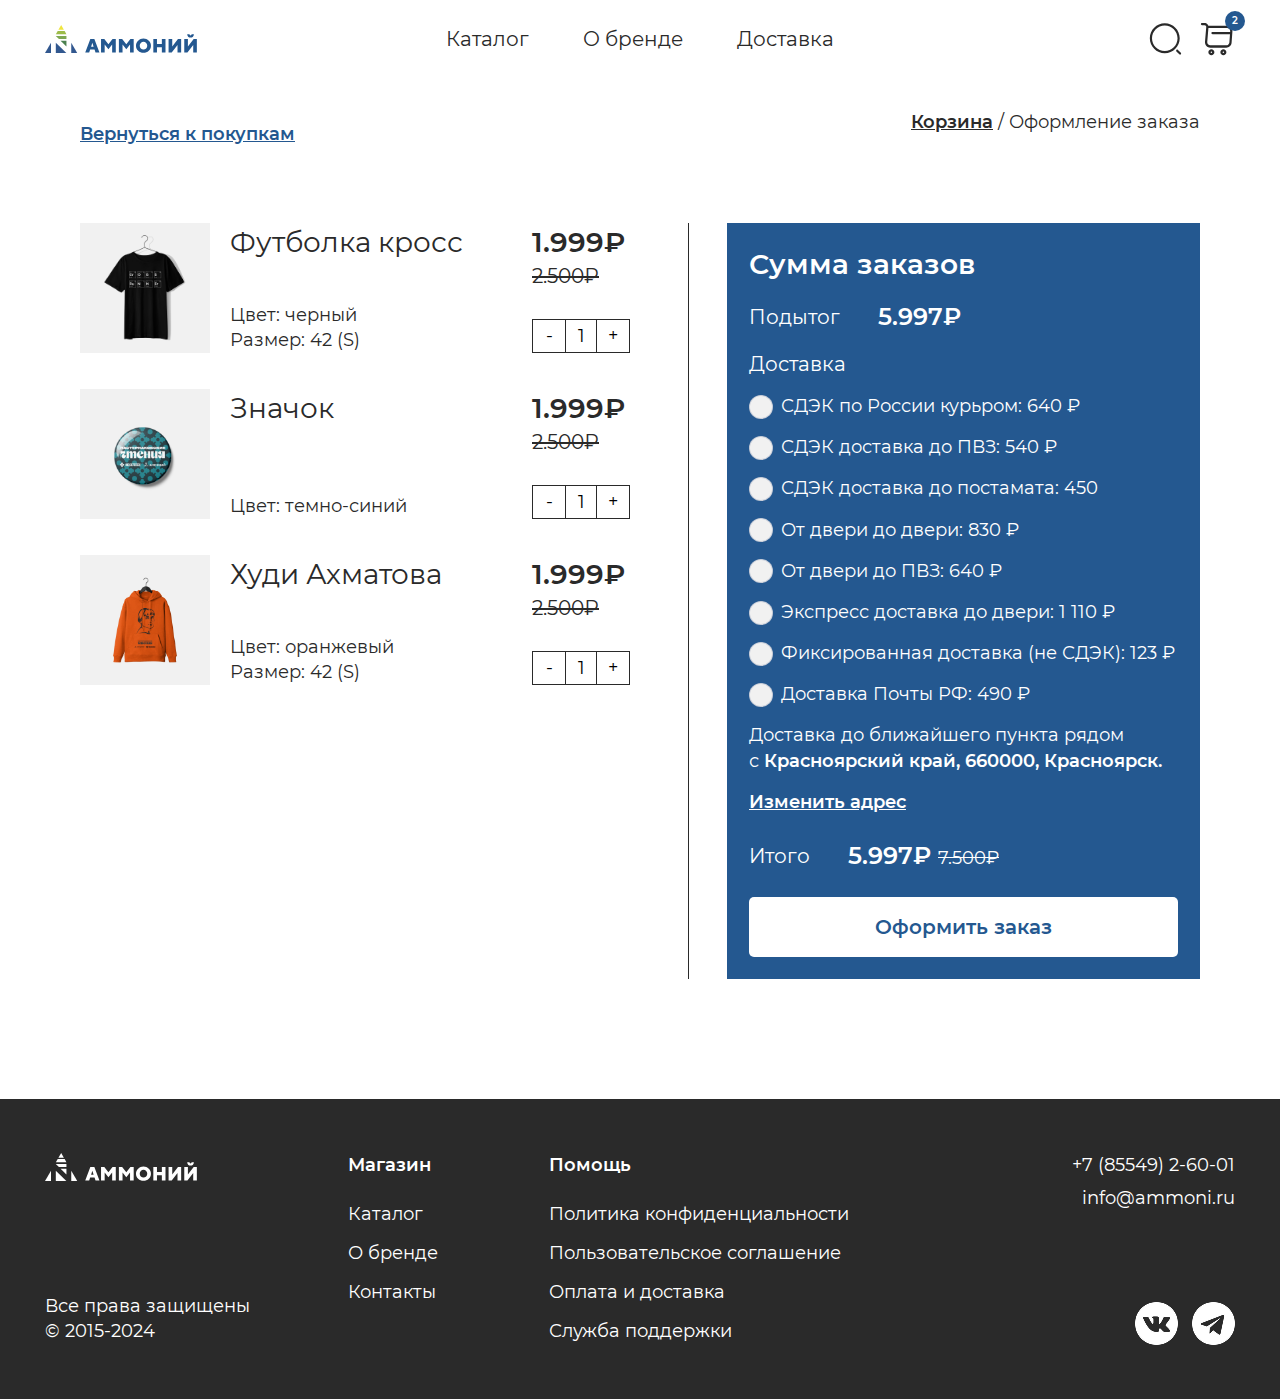
<file: cart.html>
<!DOCTYPE html>
<html>

<head>

	<meta charset="utf-8">
	<!-- <base href="/"> -->

	<title>Аммоний</title>
	<meta name="description" content="">

	<meta name="viewport" content="width=device-width, initial-scale=1.0, minimum-scale=1.0, maximum-scale=1.0, user-scalable=no">

	<link rel="icon" href="images/favicon.png">

	<link rel="stylesheet" href="libs/bootstrap/css/bootstrap-reboot.min.css">
	<link rel="stylesheet" href="libs/bootstrap/css/bootstrap-grid.min.css">
	<link rel="stylesheet" href="libs/swiper/swiper-bundle.min.css">
	<link rel="stylesheet" href="libs/fancybox/fancybox.min.css">

	<link rel="stylesheet" href="css/main.css">
	<link rel="stylesheet" href="css/media.css">

	<script src="libs/jquery/jquery-3.6.0.min.js" defer></script>
	<script src="libs/swiper/swiper-bundle.min.js" defer></script>
	<script src="libs/input-mask/jquery.maskedinput.min.js" defer></script>
	<script src="libs/fancybox/fancybox.umd.js" defer></script>

	<script src="js/common.js" defer></script>

</head>

<body>

	<div class="app">
		<header>
			<div class="container-fluid">
				<div class="row justify-content-between align-items-center">
					<div class="col">
						<a href="/ammoniy/" class="logo">
							<svg width="152" height="28" viewBox="0 0 152 28" fill="none" xmlns="http://www.w3.org/2000/svg">
								<path d="M13.3884 4.71913L16.1849 3.62396e-05L18.8765 4.71913H13.3884Z" fill="#EFE53E" />
								<path d="M10.8364 9.26345L12.7241 5.9426H19.6804L21.4282 9.26345H10.8364Z" fill="#9DBC49" />
								<path d="M10.7315 10.9763H21.4281V14.1224H13.9475L10.7315 10.9763Z" fill="#7EA752" />
								<path d="M21.4282 21.4982V15.7304H15.5556L21.4282 21.4982Z" fill="#4C814F" />
								<path d="M10.8364 28V17.7578L21.3583 28H10.8364Z" fill="#32588F" />
								<path d="M26.2522 28V17.7578L32.2297 28H26.2522Z" fill="#32588F" />
								<path d="M6.0125 28V17.7578L1.52588e-05 28H6.0125Z" fill="#32588F" />
								<path d="M45.1635 24.5743L44.1848 27.4407H40.2347L45.3383 13.9825H49.3583L54.4619 27.4407H50.5119L49.5331 24.5743H45.1635ZM47.3658 17.7578L46.1074 21.7079H48.5893L47.3658 17.7578Z" fill="#245890" />
								<path d="M59.6704 19.4707V27.4407H56.035V13.9825H59.2859L63.4107 19.2959L67.5356 14.0175H70.7865V27.4407H67.1511V19.4707L63.4107 24.1898L59.6704 19.4707Z" fill="#245890" />
								<path d="M77.5332 19.4707V27.4407H73.8978V13.9825H77.1487L81.2735 19.2609L85.4333 13.9825H88.6843V27.4407H85.0488V19.4707L81.3085 24.1898L77.5332 19.4707Z" fill="#245890" />
								<path d="M103.785 25.7278C102.317 27.1261 100.569 27.8252 98.4719 27.8252C96.3745 27.8252 94.6267 27.1261 93.1586 25.7278C91.6904 24.3295 90.9913 22.6516 90.9913 20.6941C90.9913 18.7365 91.7254 17.0586 93.1586 15.6604C94.6267 14.2621 96.3745 13.563 98.4719 13.563C100.569 13.563 102.317 14.2621 103.785 15.6604C105.253 17.0586 105.953 18.7365 105.953 20.6941C105.953 22.6516 105.253 24.3295 103.785 25.7278ZM95.8152 23.4556C96.5493 24.1897 97.4232 24.5393 98.5069 24.5393C99.5556 24.5393 100.464 24.1897 101.164 23.4556C101.863 22.7216 102.247 21.8127 102.247 20.6941C102.247 19.5755 101.898 18.6666 101.164 17.9326C100.464 17.1985 99.5556 16.8489 98.5069 16.8489C97.4582 16.8489 96.5493 17.1985 95.8152 17.9326C95.0812 18.6666 94.7316 19.5755 94.7316 20.6941C94.7316 21.8127 95.0812 22.7216 95.8152 23.4556Z" fill="#245890" />
								<path d="M120.495 27.4407H116.859V22.2672H111.965V27.4407H108.33V13.9825H111.965V18.9813H116.859V13.9825H120.495V27.4407Z" fill="#245890" />
								<path d="M127.241 13.9825V21.4981L132.974 13.9825H136.155V27.4407H132.519V19.9601L126.717 27.4407H123.571V13.9825H127.241Z" fill="#245890" />
								<path d="M142.902 13.9825V21.4981L148.669 13.9825H151.85V27.4406H148.215V19.96L142.412 27.4406H139.266V13.9825H142.902ZM143.146 11.6404C142.517 11.0461 142.203 10.2771 142.203 9.36824H144.51C144.51 10.0674 144.859 10.4169 145.558 10.4169C146.257 10.4169 146.607 10.0674 146.607 9.36824H148.914C148.914 10.2771 148.6 11.0461 147.97 11.6404C147.341 12.2347 146.537 12.5493 145.523 12.5493C144.51 12.5493 143.776 12.2347 143.146 11.6404Z" fill="#245890" />
							</svg>
						</a>
					</div>
					<div class="col-md-8 d-none d-lg-block">
						<nav>
							<ul>
								<li><a href="/ammoniy/catalog.html">Каталог</a></li>
								<li><a href="/ammoniy/">О бренде</a></li>
								<li><a href="/ammoniy/">Доставка</a></li>
							</ul>
						</nav>
					</div>
					<div class="col">
						<div class="shop_widget d-flex justify-content-end align-items-center">
							<div class="widget_toggle relative d-flex align-items-center">
								<form action="" class="searchform">
									<input type="search">
									<button type="submit">
										<svg width="18" height="19" viewBox="0 0 18 19" fill="none" xmlns="http://www.w3.org/2000/svg">
											<path d="M8.625 16.8125C4.3875 16.8125 0.9375 13.3625 0.9375 9.125C0.9375 4.8875 4.3875 1.4375 8.625 1.4375C12.8625 1.4375 16.3125 4.8875 16.3125 9.125C16.3125 13.3625 12.8625 16.8125 8.625 16.8125ZM8.625 2.5625C5.0025 2.5625 2.0625 5.51 2.0625 9.125C2.0625 12.74 5.0025 15.6875 8.625 15.6875C12.2475 15.6875 15.1875 12.74 15.1875 9.125C15.1875 5.51 12.2475 2.5625 8.625 2.5625Z" fill="#2A2A2A" />
											<path d="M16.5 17.5625C16.3575 17.5625 16.215 17.51 16.1025 17.3975L14.6025 15.8975C14.385 15.68 14.385 15.32 14.6025 15.1025C14.82 14.885 15.18 14.885 15.3975 15.1025L16.8975 16.6025C17.115 16.82 17.115 17.18 16.8975 17.3975C16.785 17.51 16.6425 17.5625 16.5 17.5625Z" fill="#2A2A2A" />
										</svg>										
									</button>
								</form>
								<button class="search_toggle">
									<svg width="35" height="36" viewBox="0 0 35 36" fill="none" xmlns="http://www.w3.org/2000/svg">
										<path d="M16.7709 32.2188C8.53133 32.2188 1.823 25.5104 1.823 17.2708C1.823 9.03125 8.53133 2.32292 16.7709 2.32292C25.0105 2.32292 31.7188 9.03125 31.7188 17.2708C31.7188 25.5104 25.0105 32.2188 16.7709 32.2188ZM16.7709 4.51042C9.72717 4.51042 4.0105 10.2417 4.0105 17.2708C4.0105 24.3 9.72717 30.0313 16.7709 30.0313C23.8147 30.0313 29.5313 24.3 29.5313 17.2708C29.5313 10.2417 23.8147 4.51042 16.7709 4.51042Z" fill="#2A2A2A" />
										<path d="M32.0834 33.6771C31.8063 33.6771 31.5293 33.575 31.3105 33.3562L28.3938 30.4396C27.9709 30.0167 27.9709 29.3167 28.3938 28.8937C28.8168 28.4708 29.5168 28.4708 29.9397 28.8937L32.8564 31.8104C33.2793 32.2333 33.2793 32.9333 32.8564 33.3562C32.6376 33.575 32.3605 33.6771 32.0834 33.6771Z" fill="#2A2A2A" />
									</svg>
								</button>
							</div>
							<a href="/ammoniy/cart.html" class="cart_toggle widget_toggle">
								<svg width="36" height="36" viewBox="0 0 36 36" fill="none" xmlns="http://www.w3.org/2000/svg">
									<path d="M27.285 26.625H11.31C9.82499 26.625 8.39999 25.995 7.39499 24.9C6.38999 23.805 5.88 22.335 6 20.85L7.245 5.91C7.29 5.445 7.12499 4.99501 6.80999 4.65001C6.49499 4.30501 6.05999 4.125 5.59499 4.125H3C2.385 4.125 1.875 3.615 1.875 3C1.875 2.385 2.385 1.875 3 1.875H5.61001C6.70501 1.875 7.73999 2.33999 8.47499 3.13499C8.87999 3.58499 9.17999 4.11001 9.34499 4.69501H28.08C29.595 4.69501 30.99 5.295 32.01 6.375C33.015 7.47 33.525 8.895 33.405 10.41L32.595 21.66C32.43 24.405 30.03 26.625 27.285 26.625ZM9.42 6.92999L8.25 21.03C8.175 21.9 8.46 22.725 9.045 23.37C9.63 24.015 10.44 24.36 11.31 24.36H27.285C28.845 24.36 30.255 23.04 30.375 21.48L31.185 10.23C31.245 9.34501 30.96 8.50501 30.375 7.89001C29.79 7.26001 28.98 6.91498 28.095 6.91498H9.42V6.92999Z" fill="#2A2A2A" />
									<path d="M24.375 34.125C22.725 34.125 21.375 32.775 21.375 31.125C21.375 29.475 22.725 28.125 24.375 28.125C26.025 28.125 27.375 29.475 27.375 31.125C27.375 32.775 26.025 34.125 24.375 34.125ZM24.375 30.375C23.955 30.375 23.625 30.705 23.625 31.125C23.625 31.545 23.955 31.875 24.375 31.875C24.795 31.875 25.125 31.545 25.125 31.125C25.125 30.705 24.795 30.375 24.375 30.375Z" fill="#2A2A2A" />
									<path d="M12.375 34.125C10.725 34.125 9.375 32.775 9.375 31.125C9.375 29.475 10.725 28.125 12.375 28.125C14.025 28.125 15.375 29.475 15.375 31.125C15.375 32.775 14.025 34.125 12.375 34.125ZM12.375 30.375C11.955 30.375 11.625 30.705 11.625 31.125C11.625 31.545 11.955 31.875 12.375 31.875C12.795 31.875 13.125 31.545 13.125 31.125C13.125 30.705 12.795 30.375 12.375 30.375Z" fill="#2A2A2A" />
									<path d="M31.5 13.125H13.5C12.885 13.125 12.375 12.615 12.375 12C12.375 11.385 12.885 10.875 13.5 10.875H31.5C32.115 10.875 32.625 11.385 32.625 12C32.625 12.615 32.115 13.125 31.5 13.125Z" fill="#2A2A2A" />
								</svg>
								<span>2</span>
							</a>
							<button class="widget_toggle aside_toggle d-block d-lg-none">
								<span></span>
							</button>
						</div>
					</div>
				</div>
			</div>
		</header>
		<aside>
			<div class="container-fluid">
				<div class="row">
					<div class="col-12">
						<div class="aside_wrapper pb-5">
							<nav>
								<ul>
									<li><a href="/ammoniy/catalog.html">Каталог</a></li>
									<li><a href="/ammoniy/">О бренде</a></li>
									<li><a href="/ammoniy/">Доставка</a></li>
								</ul>
							</nav>
							<div class="d-flex flex-column align-items-lg-start aside_contacts mt-4 mb-5">
								<a href="tel:+78554926001">+7 (85549) 2-60-01</a>
								<a href="mailto:info@ammoni.ru" class="mt-2">info@ammoni.ru</a>
							</div>
							<a href="/ammoniy/" class="button">В каталог</a>
						</div>
					</div>
				</div>
			</div>
		</aside>
		<main>
			<section claas="overflow-hidden">
				<div class="container">
					<div class="row">
						<div class="col">
							<div class="d-flex align-items-lg-center align-items-start justify-content-between flex-column flex-lg-row">
								<a href="/ammoniy/catalog.html" class="link fw_s order-1 order-lg-0">Вернуться к покупкам</a>
								<p id="breadcrumbs" class="mb-4 mt-5 mt-lg-0 order-0 order-lg-1"><span><span class="breadcrumb_last"><a href="#">Корзина</a></span> / <span class=""><a href="#">Оформление заказа</a></span></span></p>
							</div>
						</div>
					</div>
					<div class="row mt-lg-5 mt-2 pt-3" id="card_widget">
						<div class="col-lg-6">
							<div class="cart_item d-flex justify-content-between flex-column flex-sm-row">
								<div class="d-flex justify-content-start ">
									<div class="cart_image">
										<img src="images/tshirt.png" loading="lazy" alt="">
									</div>
									<div class="d-flex justify-content-between flex-column">
										<div class="three">Футболка кросс</div>
										<div>
											<div>Цвет: черный</div>
											<div>Размер: 42 (S)</div>
										</div>
									</div>
								</div>
								<div class="d-flex flex-column justify-content-between mt-3 mt-sm-0">
									<div>
										<div class="three fw_s">1.999₽</div>
										<div class="lg_text"><s>2.500₽</s></div>
									</div>
									<div class="quantity d-flex align-items-center mt-3 mt-sm-0">
										<button class="minus">-</button>
										<input type="number" value="1" step="1" min="1" class="quantity">
										<button class="plus">+</button>
									</div>
								</div>
							</div>
							<div class="cart_item d-flex justify-content-between flex-column flex-sm-row">
								<div class="d-flex justify-content-start ">
									<div class="cart_image">
										<img src="images/shop/Frame 39.jpg" loading="lazy" alt="">
									</div>
									<div class="d-flex justify-content-between flex-column">
										<div class="three">Значок</div>
										<div>
											<div>Цвет: темно-синий</div>
											
										</div>
									</div>
								</div>
								<div class="d-flex flex-column justify-content-between mt-3 mt-sm-0">
									<div>
										<div class="three fw_s">1.999₽</div>
										<div class="lg_text"><s>2.500₽</s></div>
									</div>
									<div class="quantity d-flex align-items-center mt-3 mt-sm-0">
										<button class="minus">-</button>
										<input type="number" value="1" step="1" min="1" class="quantity">
										<button class="plus">+</button>
									</div>
								</div>
							</div>
							<div class="cart_item d-flex justify-content-between flex-column flex-sm-row">
								<div class="d-flex justify-content-start ">
									<div class="cart_image">
										<img src="images/shop/Frame 37.jpg" loading="lazy" alt="">
									</div>
									<div class="d-flex justify-content-between flex-column">
										<div class="three">Худи Ахматова</div>
										<div>
											<div>Цвет: оранжевый</div>
											<div>Размер: 42 (S)</div>
										</div>
									</div>
								</div>
								<div class="d-flex flex-column justify-content-between mt-3 mt-sm-0">
									<div>
										<div class="three fw_s">1.999₽</div>
										<div class="lg_text"><s>2.500₽</s></div>
									</div>
									<div class="quantity d-flex align-items-center mt-3 mt-sm-0">
										<button class="minus">-</button>
										<input type="number" value="1" step="1" min="1" class="quantity">
										<button class="plus">+</button>
									</div>
								</div>
							</div>
						</div>
						<div class="col">
							<div class="col_right">
								<div class="cart_total_right">
									<!-- <div class="d-flex align-items-center  mb-3">
										<div class="three" style="margin-right: 10px;">Ваши данные</div>
									</div>
									<form action="" class="form form_order">
										<div class="form_group">
											<input type="text" placeholder="Ваше ФИО">
										</div>
										<div class="form_group">
											<input type="email" placeholder="E-mail">
										</div>
										<div class="form_group">
											<input type="text" class="phone" placeholder="Телефон">
										</div>
										<div class="three fw_s mb-3 mt-4">5997₽ <span class="lg_text fw_r"><s>7500₽</s></span></div>
										<button class="button">Оформить заказ</button>
									</form> -->
									<div class="delivery_widget white-text" style="background-color: var(--accent);">
										<div class="three mb-3 fw_s">Сумма заказов</div>
										<div class="d-flex align-items-center total mb-3">
											<div class="lg_text">Подытог</div>
											<div class="xl_text fw_s">5.997₽</div>
										</div>
										<div class="lg_text mb-3">Доставка</div>
										<form action="" class="form">
											<div class="form_group custom-radio">
												<input type="radio" name="choice" id="radio1">
												<label for="radio1">СДЭК по России курьром: 640 ₽</label>
											</div>
											<div class="form_group custom-radio">
												<input type="radio" name="choice" id="radio2">
												<label for="radio2">СДЭК доставка до ПВЗ: 540 ₽</label>
											</div>
											<div class="form_group custom-radio">
												<input type="radio" name="choice" id="radio3">
												<label for="radio3">СДЭК доставка до постамата: 450 </label>
											</div>

											<div class="form_group custom-radio">
												<input type="radio" name="choice" id="radio4">
												<label for="radio4">От двери до двери: 830 ₽</label>
											</div>
											<div class="form_group custom-radio">
												<input type="radio" name="choice" id="radio5">
												<label for="radio5">От двери до ПВЗ: 640 ₽</label>
											</div>
											<div class="form_group custom-radio">
												<input type="radio" name="choice" id="radio6">
												<label for="radio6">Экспресс доставка до двери: 1 110 ₽</label>
											</div>
											<div class="form_group custom-radio">
												<input type="radio" name="choice" id="radio7">
												<label for="radio7">Фиксированная доставка (не СДЭК): 123 ₽</label>
											</div>
											<div class="form_group custom-radio">
												<input type="radio" name="choice" id="radio8">
												<label for="radio8">Доставка Почты РФ: 490 ₽</label>
											</div>
											<div class="md_text mt-3 mb-3">
												Доставка до ближайшего пункта рядом с <b>Красноярский край, 660000, Красноярск.</b>
											</div>
											<a href="#" class="fw_s white-text">Изменить адрес</a>
											<div class="d-flex align-items-center total mt-4 mb-4">
												<div class="lg_text">Итого</div>
												<div class="xl_text fw_s">5.997₽ <s class="fw_r md_text">7.500₽</s></div>
											</div>
											<a href="/ammoniy/checkout.html" class="button">Оформить заказ</a>
										</form>
									</div>
								</div>
							</div>
						</div>
					</div>
				</div>
			</section>

		</main>
		<footer>
			<div class="container-fluid">
				<div class="row gy-4">
					<div class="col-12 col-md">
						<div class="d-flex flex-column justify-content-between h-100">
							<a href="/ammoniy" class="logo mb-4 mb-md-0">
								<svg width="152" height="28" viewBox="0 0 152 28" fill="none" xmlns="http://www.w3.org/2000/svg">
									<path d="M13.3884 4.7191L16.1849 0L18.8765 4.7191H13.3884Z" fill="white" />
									<path d="M10.8364 9.26347L12.7241 5.94263H19.6804L21.4282 9.26347H10.8364Z" fill="white" />
									<path d="M10.7315 10.9763H21.4281V14.1224H13.9475L10.7315 10.9763Z" fill="white" />
									<path d="M21.4282 21.4983V15.7305H15.5556L21.4282 21.4983Z" fill="white" />
									<path d="M10.8364 28V17.7578L21.3583 28H10.8364Z" fill="white" />
									<path d="M26.2522 28V17.7578L32.2297 28H26.2522Z" fill="white" />
									<path d="M6.0125 28V17.7578L1.52588e-05 28H6.0125Z" fill="white" />
									<path d="M45.1635 24.5742L44.1848 27.4406H40.2347L45.3383 13.9824H49.3583L54.4619 27.4406H50.5119L49.5331 24.5742H45.1635ZM47.3658 17.7577L46.1074 21.7078H48.5893L47.3658 17.7577Z" fill="white" />
									<path d="M59.6704 19.4706V27.4406H56.035V13.9824H59.2859L63.4107 19.2958L67.5356 14.0174H70.7865V27.4406H67.1511V19.4706L63.4107 24.1897L59.6704 19.4706Z" fill="white" />
									<path d="M77.5332 19.4706V27.4406H73.8978V13.9824H77.1487L81.2735 19.2608L85.4333 13.9824H88.6843V27.4406H85.0488V19.4706L81.3085 24.1897L77.5332 19.4706Z" fill="white" />
									<path d="M103.785 25.7278C102.317 27.126 100.569 27.8252 98.4719 27.8252C96.3745 27.8252 94.6267 27.126 93.1586 25.7278C91.6904 24.3295 90.9913 22.6516 90.9913 20.6941C90.9913 18.7365 91.7254 17.0586 93.1586 15.6604C94.6267 14.2621 96.3745 13.563 98.4719 13.563C100.569 13.563 102.317 14.2621 103.785 15.6604C105.253 17.0586 105.953 18.7365 105.953 20.6941C105.953 22.6516 105.253 24.3295 103.785 25.7278ZM95.8152 23.4556C96.5493 24.1897 97.4232 24.5393 98.5069 24.5393C99.5556 24.5393 100.464 24.1897 101.164 23.4556C101.863 22.7215 102.247 21.8127 102.247 20.6941C102.247 19.5755 101.898 18.6666 101.164 17.9325C100.464 17.1984 99.5556 16.8489 98.5069 16.8489C97.4582 16.8489 96.5493 17.1984 95.8152 17.9325C95.0812 18.6666 94.7316 19.5755 94.7316 20.6941C94.7316 21.8127 95.0812 22.7215 95.8152 23.4556Z" fill="white" />
									<path d="M120.495 27.4406H116.859V22.2671H111.965V27.4406H108.33V13.9824H111.965V18.9812H116.859V13.9824H120.495V27.4406Z" fill="white" />
									<path d="M127.241 13.9824V21.498L132.974 13.9824H136.155V27.4406H132.519V19.9599L126.717 27.4406H123.571V13.9824H127.241Z" fill="white" />
									<path d="M142.902 13.9824V21.498L148.669 13.9824H151.85V27.4406H148.215V19.9599L142.412 27.4406H139.266V13.9824H142.902ZM143.146 11.6403C142.517 11.0461 142.203 10.277 142.203 9.36816H144.51C144.51 10.0673 144.859 10.4169 145.558 10.4169C146.257 10.4169 146.607 10.0673 146.607 9.36816H148.914C148.914 10.277 148.6 11.0461 147.97 11.6403C147.341 12.2346 146.537 12.5492 145.523 12.5492C144.51 12.5492 143.776 12.2346 143.146 11.6403Z" fill="white" />
								</svg>
							</a>
							<div class="mt-3 d-none d-md-block copyrights">Все права защищены<br>© 2015-2024</div>
						</div>
					</div>
					<div class="col-md-2 d-none d-md-block">
						<div class="fw_s mb-4">Магазин</div>
						<nav>
							<ul>
								<li><a href="/ammoniy/catalog.html">Каталог</a></li>
								<li><a href="/ammoniy/">О бренде</a></li>
								<li><a href="/ammoniy/">Контакты</a></li>
							</ul>
						</nav>
					</div>
					<div class="col-lg-4 col-md">
						<div class="fw_s mb-4 d-none d-md-block">Помощь</div>
						<nav>
							<ul>
								<li><a href="/ammoniy/">Политика конфиденциальности</a></li>
								<li><a href="/ammoniy/">Пользовательское соглашение</a></li>
								<li class="d-none d-md-block"><a href="/ammoniy/">Оплата и доставка</a></li>
								<li class="d-none d-md-block"><a href="/ammoniy/">Служба поддержки</a></li>
							</ul>
						</nav>
					</div>
					<div class="col">
							<div class="d-flex flex-column justify-content-lg-between h-100">
								<div class="d-flex flex-column align-items-lg-end">
									<a href="tel:+78554926001">+7 (85549) 2-60-01</a>
									<a href="mailto:info@ammoni.ru" class="mt-md-2 mt-3">info@ammoni.ru</a>
								</div>
								<div class="social d-flex align-items-center justify-content-md-end justify-content-center mt-lg-0 mt-4">
									<a href="/ammoniy/">
										<img src="images/vk.png" alt="" target="_blank">
									</a>
									<a href="/ammoniy/">
										<img src="images/tg.png" alt="" target="_blank">
									</a>
								</div>
							</div>
							<div class="d-block d-md-none mt-5">Все права защищены<br>© 2015-2024</div>
					</div>
				</div>
			</div>
		</footer>
	</div>


</body>
</html>
</file>
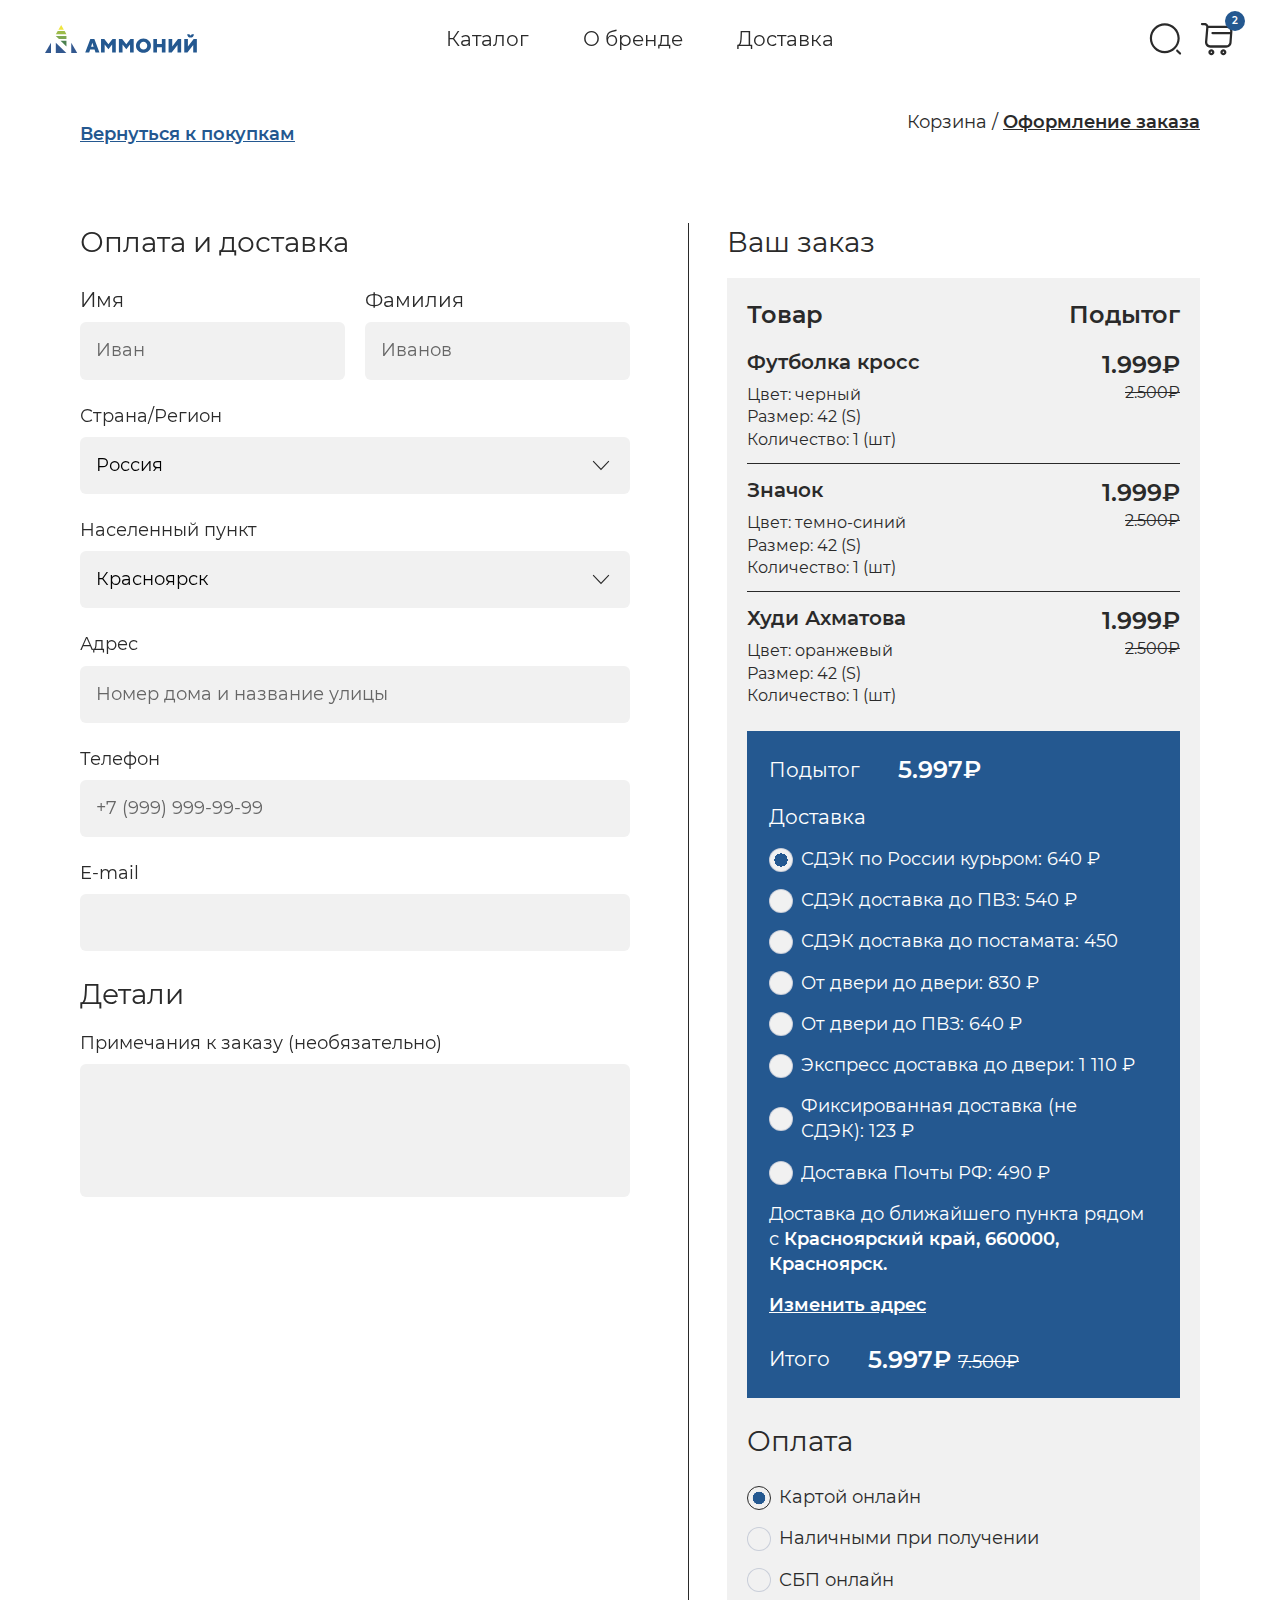
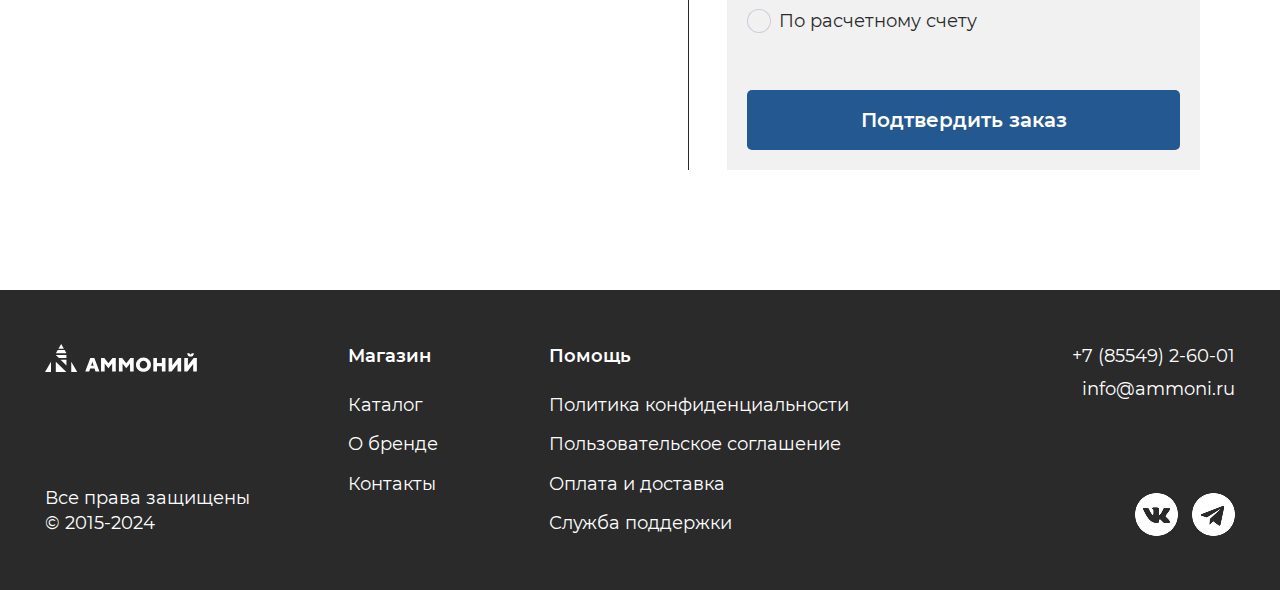
<file: checkout.html>
<!DOCTYPE html>
<html>

<head>

	<meta charset="utf-8">
	<!-- <base href="/"> -->

	<title>Аммоний</title>
	<meta name="description" content="">

	<meta name="viewport" content="width=device-width, initial-scale=1.0, minimum-scale=1.0, maximum-scale=1.0, user-scalable=no">

	<link rel="icon" href="images/favicon.png">

	<link rel="stylesheet" href="libs/bootstrap/css/bootstrap-reboot.min.css">
	<link rel="stylesheet" href="libs/bootstrap/css/bootstrap-grid.min.css">
	<link rel="stylesheet" href="libs/swiper/swiper-bundle.min.css">
	<link rel="stylesheet" href="libs/fancybox/fancybox.min.css">

	<link rel="stylesheet" href="css/main.css">
	<link rel="stylesheet" href="css/media.css">

	<script src="libs/jquery/jquery-3.6.0.min.js" defer></script>
	<script src="libs/swiper/swiper-bundle.min.js" defer></script>
	<script src="libs/input-mask/jquery.maskedinput.min.js" defer></script>
	<script src="libs/fancybox/fancybox.umd.js" defer></script>

	<script src="js/common.js" defer></script>

</head>

<body>

	<div class="app">
		<header>
			<div class="container-fluid">
				<div class="row justify-content-between align-items-center">
					<div class="col">
						<a href="/ammoniy/" class="logo">
							<svg width="152" height="28" viewBox="0 0 152 28" fill="none" xmlns="http://www.w3.org/2000/svg">
								<path d="M13.3884 4.71913L16.1849 3.62396e-05L18.8765 4.71913H13.3884Z" fill="#EFE53E" />
								<path d="M10.8364 9.26345L12.7241 5.9426H19.6804L21.4282 9.26345H10.8364Z" fill="#9DBC49" />
								<path d="M10.7315 10.9763H21.4281V14.1224H13.9475L10.7315 10.9763Z" fill="#7EA752" />
								<path d="M21.4282 21.4982V15.7304H15.5556L21.4282 21.4982Z" fill="#4C814F" />
								<path d="M10.8364 28V17.7578L21.3583 28H10.8364Z" fill="#32588F" />
								<path d="M26.2522 28V17.7578L32.2297 28H26.2522Z" fill="#32588F" />
								<path d="M6.0125 28V17.7578L1.52588e-05 28H6.0125Z" fill="#32588F" />
								<path d="M45.1635 24.5743L44.1848 27.4407H40.2347L45.3383 13.9825H49.3583L54.4619 27.4407H50.5119L49.5331 24.5743H45.1635ZM47.3658 17.7578L46.1074 21.7079H48.5893L47.3658 17.7578Z" fill="#245890" />
								<path d="M59.6704 19.4707V27.4407H56.035V13.9825H59.2859L63.4107 19.2959L67.5356 14.0175H70.7865V27.4407H67.1511V19.4707L63.4107 24.1898L59.6704 19.4707Z" fill="#245890" />
								<path d="M77.5332 19.4707V27.4407H73.8978V13.9825H77.1487L81.2735 19.2609L85.4333 13.9825H88.6843V27.4407H85.0488V19.4707L81.3085 24.1898L77.5332 19.4707Z" fill="#245890" />
								<path d="M103.785 25.7278C102.317 27.1261 100.569 27.8252 98.4719 27.8252C96.3745 27.8252 94.6267 27.1261 93.1586 25.7278C91.6904 24.3295 90.9913 22.6516 90.9913 20.6941C90.9913 18.7365 91.7254 17.0586 93.1586 15.6604C94.6267 14.2621 96.3745 13.563 98.4719 13.563C100.569 13.563 102.317 14.2621 103.785 15.6604C105.253 17.0586 105.953 18.7365 105.953 20.6941C105.953 22.6516 105.253 24.3295 103.785 25.7278ZM95.8152 23.4556C96.5493 24.1897 97.4232 24.5393 98.5069 24.5393C99.5556 24.5393 100.464 24.1897 101.164 23.4556C101.863 22.7216 102.247 21.8127 102.247 20.6941C102.247 19.5755 101.898 18.6666 101.164 17.9326C100.464 17.1985 99.5556 16.8489 98.5069 16.8489C97.4582 16.8489 96.5493 17.1985 95.8152 17.9326C95.0812 18.6666 94.7316 19.5755 94.7316 20.6941C94.7316 21.8127 95.0812 22.7216 95.8152 23.4556Z" fill="#245890" />
								<path d="M120.495 27.4407H116.859V22.2672H111.965V27.4407H108.33V13.9825H111.965V18.9813H116.859V13.9825H120.495V27.4407Z" fill="#245890" />
								<path d="M127.241 13.9825V21.4981L132.974 13.9825H136.155V27.4407H132.519V19.9601L126.717 27.4407H123.571V13.9825H127.241Z" fill="#245890" />
								<path d="M142.902 13.9825V21.4981L148.669 13.9825H151.85V27.4406H148.215V19.96L142.412 27.4406H139.266V13.9825H142.902ZM143.146 11.6404C142.517 11.0461 142.203 10.2771 142.203 9.36824H144.51C144.51 10.0674 144.859 10.4169 145.558 10.4169C146.257 10.4169 146.607 10.0674 146.607 9.36824H148.914C148.914 10.2771 148.6 11.0461 147.97 11.6404C147.341 12.2347 146.537 12.5493 145.523 12.5493C144.51 12.5493 143.776 12.2347 143.146 11.6404Z" fill="#245890" />
							</svg>
						</a>
					</div>
					<div class="col-md-8 d-none d-lg-block">
						<nav>
							<ul>
								<li><a href="/ammoniy/catalog.html">Каталог</a></li>
								<li><a href="/ammoniy/">О бренде</a></li>
								<li><a href="/ammoniy/">Доставка</a></li>
							</ul>
						</nav>
					</div>
					<div class="col">
						<div class="shop_widget d-flex justify-content-end align-items-center">
							<div class="widget_toggle relative d-flex align-items-center">
								<form action="" class="searchform">
									<input type="search">
									<button type="submit">
										<svg width="18" height="19" viewBox="0 0 18 19" fill="none" xmlns="http://www.w3.org/2000/svg">
											<path d="M8.625 16.8125C4.3875 16.8125 0.9375 13.3625 0.9375 9.125C0.9375 4.8875 4.3875 1.4375 8.625 1.4375C12.8625 1.4375 16.3125 4.8875 16.3125 9.125C16.3125 13.3625 12.8625 16.8125 8.625 16.8125ZM8.625 2.5625C5.0025 2.5625 2.0625 5.51 2.0625 9.125C2.0625 12.74 5.0025 15.6875 8.625 15.6875C12.2475 15.6875 15.1875 12.74 15.1875 9.125C15.1875 5.51 12.2475 2.5625 8.625 2.5625Z" fill="#2A2A2A" />
											<path d="M16.5 17.5625C16.3575 17.5625 16.215 17.51 16.1025 17.3975L14.6025 15.8975C14.385 15.68 14.385 15.32 14.6025 15.1025C14.82 14.885 15.18 14.885 15.3975 15.1025L16.8975 16.6025C17.115 16.82 17.115 17.18 16.8975 17.3975C16.785 17.51 16.6425 17.5625 16.5 17.5625Z" fill="#2A2A2A" />
										</svg>										
									</button>
								</form>
								<button class="search_toggle">
									<svg width="35" height="36" viewBox="0 0 35 36" fill="none" xmlns="http://www.w3.org/2000/svg">
										<path d="M16.7709 32.2188C8.53133 32.2188 1.823 25.5104 1.823 17.2708C1.823 9.03125 8.53133 2.32292 16.7709 2.32292C25.0105 2.32292 31.7188 9.03125 31.7188 17.2708C31.7188 25.5104 25.0105 32.2188 16.7709 32.2188ZM16.7709 4.51042C9.72717 4.51042 4.0105 10.2417 4.0105 17.2708C4.0105 24.3 9.72717 30.0313 16.7709 30.0313C23.8147 30.0313 29.5313 24.3 29.5313 17.2708C29.5313 10.2417 23.8147 4.51042 16.7709 4.51042Z" fill="#2A2A2A" />
										<path d="M32.0834 33.6771C31.8063 33.6771 31.5293 33.575 31.3105 33.3562L28.3938 30.4396C27.9709 30.0167 27.9709 29.3167 28.3938 28.8937C28.8168 28.4708 29.5168 28.4708 29.9397 28.8937L32.8564 31.8104C33.2793 32.2333 33.2793 32.9333 32.8564 33.3562C32.6376 33.575 32.3605 33.6771 32.0834 33.6771Z" fill="#2A2A2A" />
									</svg>
								</button>
							</div>
							<a href="/ammoniy/cart.html" class="cart_toggle widget_toggle">
								<svg width="36" height="36" viewBox="0 0 36 36" fill="none" xmlns="http://www.w3.org/2000/svg">
									<path d="M27.285 26.625H11.31C9.82499 26.625 8.39999 25.995 7.39499 24.9C6.38999 23.805 5.88 22.335 6 20.85L7.245 5.91C7.29 5.445 7.12499 4.99501 6.80999 4.65001C6.49499 4.30501 6.05999 4.125 5.59499 4.125H3C2.385 4.125 1.875 3.615 1.875 3C1.875 2.385 2.385 1.875 3 1.875H5.61001C6.70501 1.875 7.73999 2.33999 8.47499 3.13499C8.87999 3.58499 9.17999 4.11001 9.34499 4.69501H28.08C29.595 4.69501 30.99 5.295 32.01 6.375C33.015 7.47 33.525 8.895 33.405 10.41L32.595 21.66C32.43 24.405 30.03 26.625 27.285 26.625ZM9.42 6.92999L8.25 21.03C8.175 21.9 8.46 22.725 9.045 23.37C9.63 24.015 10.44 24.36 11.31 24.36H27.285C28.845 24.36 30.255 23.04 30.375 21.48L31.185 10.23C31.245 9.34501 30.96 8.50501 30.375 7.89001C29.79 7.26001 28.98 6.91498 28.095 6.91498H9.42V6.92999Z" fill="#2A2A2A" />
									<path d="M24.375 34.125C22.725 34.125 21.375 32.775 21.375 31.125C21.375 29.475 22.725 28.125 24.375 28.125C26.025 28.125 27.375 29.475 27.375 31.125C27.375 32.775 26.025 34.125 24.375 34.125ZM24.375 30.375C23.955 30.375 23.625 30.705 23.625 31.125C23.625 31.545 23.955 31.875 24.375 31.875C24.795 31.875 25.125 31.545 25.125 31.125C25.125 30.705 24.795 30.375 24.375 30.375Z" fill="#2A2A2A" />
									<path d="M12.375 34.125C10.725 34.125 9.375 32.775 9.375 31.125C9.375 29.475 10.725 28.125 12.375 28.125C14.025 28.125 15.375 29.475 15.375 31.125C15.375 32.775 14.025 34.125 12.375 34.125ZM12.375 30.375C11.955 30.375 11.625 30.705 11.625 31.125C11.625 31.545 11.955 31.875 12.375 31.875C12.795 31.875 13.125 31.545 13.125 31.125C13.125 30.705 12.795 30.375 12.375 30.375Z" fill="#2A2A2A" />
									<path d="M31.5 13.125H13.5C12.885 13.125 12.375 12.615 12.375 12C12.375 11.385 12.885 10.875 13.5 10.875H31.5C32.115 10.875 32.625 11.385 32.625 12C32.625 12.615 32.115 13.125 31.5 13.125Z" fill="#2A2A2A" />
								</svg>
								<span>2</span>
							</a>
							<button class="widget_toggle aside_toggle d-block d-lg-none">
								<span></span>
							</button>
						</div>
					</div>
				</div>
			</div>
		</header>
		<aside>
			<div class="container-fluid">
				<div class="row">
					<div class="col-12">
						<div class="aside_wrapper pb-5">
							<nav>
								<ul>
									<li><a href="/ammoniy/catalog.html">Каталог</a></li>
									<li><a href="/ammoniy/">О бренде</a></li>
									<li><a href="/ammoniy/">Доставка</a></li>
								</ul>
							</nav>
							<div class="d-flex flex-column align-items-lg-start aside_contacts mt-4 mb-5">
								<a href="tel:+78554926001">+7 (85549) 2-60-01</a>
								<a href="mailto:info@ammoni.ru" class="mt-2">info@ammoni.ru</a>
							</div>
							<a href="/ammoniy/" class="button">В каталог</a>
						</div>
					</div>
				</div>
			</div>
		</aside>
		<main>
			<section claas="overflow-hidden">
				<div class="container">
					<div class="row">
						<div class="col">
							<div class="d-flex align-items-lg-center align-items-start justify-content-between flex-column flex-lg-row">
								<a href="/ammoniy/catalog.html" class="link fw_s order-1 order-lg-0">Вернуться к покупкам</a>
								<p id="breadcrumbs" class="mb-4 mt-5 mt-lg-0 order-0 order-lg-1"><span><span><a href="#">Корзина</a></span> / <span class="breadcrumb_last"><a href="#">Оформление заказа</a></span></span></p>
							</div>
						</div>
					</div>
					<div class="row mt-lg-5 mt-2 pt-3" id="card_widget">
						<div class="col-lg-6">
							<div class="sticky_left">
								<div class="three mb-4">Оплата и доставка</div>
							<form action="" class="form">
								<!-- <div class="form_group custom-radio">
									<input type="radio" name="choice" id="radio1">
									<label for="radio1">Самовывоз</label>
								</div>
								<div class="form_group custom-radio">
									<input type="radio" name="choice" id="radio2">
									<label for="radio2">Доставка СДЭК</label>
								</div>
								<div class="form_group">
									<input type="text" value="Энергетиков, 3 д. 65">
								</div>
								<div class="mt-4">
									<img src="images/map.jpg" style="width: 100%;height: 229px;object-fit: cover;" alt="">
								</div> -->
								<div class="form_group d-flex align-items-center justify-content-between">
									<div class="from_group_inner">
										<label for="" class="lg_text">Имя</label>
										<input type="text" placeholder="Иван" required>
									</div>
									<div class="from_group_inner">
										<label for="" class="lg_text">Фамилия</label>
										<input type="text" placeholder="Иванов" required>
									</div>
								</div>
								<div class="form_group">
									<label for="country">Страна/Регион</label>
									<select name="country" required id="country">
										<option value="" selected>Россия</option>
									</select>
								</div>
								<div class="form_group">
									<label for="city">Населенный пункт</label>
									<select name="city" required id="city">
										<option value="" selected>Красноярск</option>
										<option value="">Москва</option>
									</select>
								</div>
								<div class="form_group">
									<label for="address">Адрес</label>
									<input type="text" id="address" required placeholder="Номер дома и название улицы">
								</div>
								<div class="form_group">
									<label for="phone">Телефон</label>
									<input type="text" id="phone" class="phone" placeholder="+7 (999) 999-99-99">
								</div>
								<div class="form_group">
									<label for="phone">E-mail</label>
									<input type="email" id="email" placeholder="">
								</div>
								<div class="form_group mt-4">
									<div class="three mb-3">Детали</div>
									<label for="cmnt">Примечания к заказу (необязательно)</label>
									<textarea name="cmnt" rows="4" id="cmnt"></textarea>
								</div>
							</form>
							</div>
						</div>
						<div class="col">
							<div class="col_right">
								<div>
									<div class="three mb-3">Ваш заказ</div>
									<div class="order_widget" style="background: var(--gray)">
										<div class="total_cart mb-4">
											<div class="d-flex align-items-center justify-content-between xl_text mb-3 fw_s">
												<div>Товар</div>
												<div>Подытог</div>
											</div>
											<div class="total_cart_widget">
												<div class="total_cart_item d-flex justify-content-between">
													<div>
														<div class="lg_text mb-2 fw_s">Футболка кросс </div>
														<div class="rg_text">
															<div>Цвет: черный</div>
															<div>Размер: 42 (S)</div>
															<div>Количество: 1 (шт)</div>
														</div>
													</div>
													<div style="text-align: right;">
														<div class="xl_text fw_s">1.999₽</div>
														<div class="rg_text"><s>2.500₽</s></div>
													</div>
												</div>
												<div class="total_cart_item d-flex justify-content-between">
													<div>
														<div class="lg_text mb-2 fw_s">Значок </div>
														<div class="rg_text">
															<div>Цвет: темно-синий</div>
															<div>Размер: 42 (S)</div>
															<div>Количество: 1 (шт)</div>
														</div>
													</div>
													<div style="text-align: right;">
														<div class="xl_text fw_s">1.999₽</div>
														<div class="rg_text"><s>2.500₽</s></div>
													</div>
												</div>
												<div class="total_cart_item d-flex justify-content-between">
													<div>
														<div class="lg_text mb-2 fw_s">Худи Ахматова </div>
														<div class="rg_text">
															<div>Цвет: оранжевый</div>
															<div>Размер: 42 (S)</div>
															<div>Количество: 1 (шт)</div>
														</div>
													</div>
													<div style="text-align: right;">
														<div class="xl_text fw_s">1.999₽</div>
														<div class="rg_text"><s>2.500₽</s></div>
													</div>
												</div>
											</div>
										</div>
										<div class="delivery_widget white-text" style="background-color: var(--accent);">
											<div class="d-flex align-items-center total mb-3">
												<div class="lg_text">Подытог</div>
												<div class="xl_text fw_s">5.997₽</div>
											</div>
											<div class="lg_text mb-3">Доставка</div>
											<form action="" class="form">
												<div class="form_group custom-radio">
													<input type="radio" name="choice" id="radio1" checked>
													<label for="radio1">СДЭК по России курьром: 640 ₽</label>
												</div>
												<div class="form_group custom-radio">
													<input type="radio" name="choice" id="radio2">
													<label for="radio2">СДЭК доставка до ПВЗ: 540 ₽</label>
												</div>
												<div class="form_group custom-radio">
													<input type="radio" name="choice" id="radio3">
													<label for="radio3">СДЭК доставка до постамата: 450 </label>
												</div>
	
												<div class="form_group custom-radio">
													<input type="radio" name="choice" id="radio4">
													<label for="radio4">От двери до двери: 830 ₽</label>
												</div>
												<div class="form_group custom-radio">
													<input type="radio" name="choice" id="radio5">
													<label for="radio5">От двери до ПВЗ: 640 ₽</label>
												</div>
												<div class="form_group custom-radio">
													<input type="radio" name="choice" id="radio6">
													<label for="radio6">Экспресс доставка до двери: 1 110 ₽</label>
												</div>
												<div class="form_group custom-radio">
													<input type="radio" name="choice" id="radio7">
													<label for="radio7">Фиксированная доставка (не СДЭК): 123 ₽</label>
												</div>
												<div class="form_group custom-radio">
													<input type="radio" name="choice" id="radio8">
													<label for="radio8">Доставка Почты РФ: 490 ₽</label>
												</div>
												<div class="md_text mt-3 mb-3">
													Доставка до ближайшего пункта рядом с <b>Красноярский край, 660000, Красноярск.</b>
												</div>
												<a href="#" class="fw_s white-text">Изменить адрес</a>
												<div class="d-flex align-items-center total mt-4">
													<div class="lg_text">Итого</div>
													<div class="xl_text fw_s">5.997₽ <s class="fw_r md_text">7.500₽</s></div>
												</div>
												
											</form>
										</div>
										<form class="form mt-4">
											<div class="three mb-4">Оплата</div>
											<div class="form_group custom-radio">
												<input type="radio" name="pay" id="carta" checked>
												<label for="carta">Картой онлайн</label>
											</div>
											<div class="form_group custom-radio">
												<input type="radio" name="pay" id="nal">
												<label for="nal">Наличными при получении</label>
											</div>
											<div class="form_group custom-radio">
												<input type="radio" name="pay" id="spb">
												<label for="spb">СБП онлайн</label>
											</div>
											<div class="form_group custom-radio">
												<input type="radio" name="pay" id="schet">
												<label for="schet">По расчетному счету</label>
											</div>
											<button class="button mt-md-5 mt-3 fw_s" type="button" style="width: 100%;" onclick="orderAlert()">Подтвердить заказ</button>
										</form>
										
									</div>
								</div>
							</div>
						</div>
					</div>
				</div>
			</section>

		</main>
		<footer>
			<div class="container-fluid">
				<div class="row gy-4">
					<div class="col-12 col-md">
						<div class="d-flex flex-column justify-content-between h-100">
							<a href="/ammoniy" class="logo mb-4 mb-md-0">
								<svg width="152" height="28" viewBox="0 0 152 28" fill="none" xmlns="http://www.w3.org/2000/svg">
									<path d="M13.3884 4.7191L16.1849 0L18.8765 4.7191H13.3884Z" fill="white" />
									<path d="M10.8364 9.26347L12.7241 5.94263H19.6804L21.4282 9.26347H10.8364Z" fill="white" />
									<path d="M10.7315 10.9763H21.4281V14.1224H13.9475L10.7315 10.9763Z" fill="white" />
									<path d="M21.4282 21.4983V15.7305H15.5556L21.4282 21.4983Z" fill="white" />
									<path d="M10.8364 28V17.7578L21.3583 28H10.8364Z" fill="white" />
									<path d="M26.2522 28V17.7578L32.2297 28H26.2522Z" fill="white" />
									<path d="M6.0125 28V17.7578L1.52588e-05 28H6.0125Z" fill="white" />
									<path d="M45.1635 24.5742L44.1848 27.4406H40.2347L45.3383 13.9824H49.3583L54.4619 27.4406H50.5119L49.5331 24.5742H45.1635ZM47.3658 17.7577L46.1074 21.7078H48.5893L47.3658 17.7577Z" fill="white" />
									<path d="M59.6704 19.4706V27.4406H56.035V13.9824H59.2859L63.4107 19.2958L67.5356 14.0174H70.7865V27.4406H67.1511V19.4706L63.4107 24.1897L59.6704 19.4706Z" fill="white" />
									<path d="M77.5332 19.4706V27.4406H73.8978V13.9824H77.1487L81.2735 19.2608L85.4333 13.9824H88.6843V27.4406H85.0488V19.4706L81.3085 24.1897L77.5332 19.4706Z" fill="white" />
									<path d="M103.785 25.7278C102.317 27.126 100.569 27.8252 98.4719 27.8252C96.3745 27.8252 94.6267 27.126 93.1586 25.7278C91.6904 24.3295 90.9913 22.6516 90.9913 20.6941C90.9913 18.7365 91.7254 17.0586 93.1586 15.6604C94.6267 14.2621 96.3745 13.563 98.4719 13.563C100.569 13.563 102.317 14.2621 103.785 15.6604C105.253 17.0586 105.953 18.7365 105.953 20.6941C105.953 22.6516 105.253 24.3295 103.785 25.7278ZM95.8152 23.4556C96.5493 24.1897 97.4232 24.5393 98.5069 24.5393C99.5556 24.5393 100.464 24.1897 101.164 23.4556C101.863 22.7215 102.247 21.8127 102.247 20.6941C102.247 19.5755 101.898 18.6666 101.164 17.9325C100.464 17.1984 99.5556 16.8489 98.5069 16.8489C97.4582 16.8489 96.5493 17.1984 95.8152 17.9325C95.0812 18.6666 94.7316 19.5755 94.7316 20.6941C94.7316 21.8127 95.0812 22.7215 95.8152 23.4556Z" fill="white" />
									<path d="M120.495 27.4406H116.859V22.2671H111.965V27.4406H108.33V13.9824H111.965V18.9812H116.859V13.9824H120.495V27.4406Z" fill="white" />
									<path d="M127.241 13.9824V21.498L132.974 13.9824H136.155V27.4406H132.519V19.9599L126.717 27.4406H123.571V13.9824H127.241Z" fill="white" />
									<path d="M142.902 13.9824V21.498L148.669 13.9824H151.85V27.4406H148.215V19.9599L142.412 27.4406H139.266V13.9824H142.902ZM143.146 11.6403C142.517 11.0461 142.203 10.277 142.203 9.36816H144.51C144.51 10.0673 144.859 10.4169 145.558 10.4169C146.257 10.4169 146.607 10.0673 146.607 9.36816H148.914C148.914 10.277 148.6 11.0461 147.97 11.6403C147.341 12.2346 146.537 12.5492 145.523 12.5492C144.51 12.5492 143.776 12.2346 143.146 11.6403Z" fill="white" />
								</svg>
							</a>
							<div class="mt-3 d-none d-md-block copyrights">Все права защищены<br>© 2015-2024</div>
						</div>
					</div>
					<div class="col-md-2 d-none d-md-block">
						<div class="fw_s mb-4">Магазин</div>
						<nav>
							<ul>
								<li><a href="/ammoniy/catalog.html">Каталог</a></li>
								<li><a href="/ammoniy/">О бренде</a></li>
								<li><a href="/ammoniy/">Контакты</a></li>
							</ul>
						</nav>
					</div>
					<div class="col-lg-4 col-md">
						<div class="fw_s mb-4 d-none d-md-block">Помощь</div>
						<nav>
							<ul>
								<li><a href="/ammoniy/">Политика конфиденциальности</a></li>
								<li><a href="/ammoniy/">Пользовательское соглашение</a></li>
								<li class="d-none d-md-block"><a href="/ammoniy/">Оплата и доставка</a></li>
								<li class="d-none d-md-block"><a href="/ammoniy/">Служба поддержки</a></li>
							</ul>
						</nav>
					</div>
					<div class="col">
							<div class="d-flex flex-column justify-content-lg-between h-100">
								<div class="d-flex flex-column align-items-lg-end">
									<a href="tel:+78554926001">+7 (85549) 2-60-01</a>
									<a href="mailto:info@ammoni.ru" class="mt-md-2 mt-3">info@ammoni.ru</a>
								</div>
								<div class="social d-flex align-items-center justify-content-md-end justify-content-center mt-lg-0 mt-4">
									<a href="/ammoniy/">
										<img src="images/vk.png" alt="" target="_blank">
									</a>
									<a href="/ammoniy/">
										<img src="images/tg.png" alt="" target="_blank">
									</a>
								</div>
							</div>
							<div class="d-block d-md-none mt-5">Все права защищены<br>© 2015-2024</div>
					</div>
				</div>
			</div>
		</footer>
		<div class="popup for_order">
			<div class="popup_dialog">
				<div class="popup_wrap">
					<div class="d-flex justify-content-center mb-3">
						<div class="two text_center uppercase">Спасибо за заказ!</div>
						<div class="btn_close">
							<svg width="14" height="14" viewBox="0 0 14 14" fill="none" xmlns="http://www.w3.org/2000/svg">
								<path d="M13 1L1 13M1 1L13 13" stroke="white" stroke-width="2" stroke-linecap="round" stroke-linejoin="round" />
							</svg>
						</div>
					</div>
					<div class="lg_text text_center mb-4">Заказ передан в обработку</div>
					<div class="d-flex justify-content-center btn_group flex-sm-row flex-column">
						<a href="/ammomiy" class="button">Вернуться на главную</a>
					</div>
				</div>
			</div>
		</div>
	</div>


</body>
</html>
</file>
<file: css/main.css>
/* USER VARIABLES SECTION */

:root {
	--accent: #245890;
	--text: #2A2A2A;
	--gray: #F1F1F1;
	--alt-gray: #d9d9d9;
	--dark: #2A2A2A;
	--red: #dc0000;
	--gray_gradient: linear-gradient(180deg, #eaebe5 0%, #ebece6 14.34%, #ebece7 28.4%, #eeefea 51.1%, #eff0eb 70.29%, #f5f4f2 100%);
	--lineheight: 1.4;
	--radius: 5px;
	--userfont: montserrat, sans-serif;
	--systemfont: -apple-system, BlinkMacSystemFont, Arial, sans-serif;
	--transition: 0.2s ease all;
	--index: calc(1vw + 1vh);
	--semi: 600;
	--regular: 400;
	--ls: 12px;
	--sm: 14px;
	--rg: 16px;
	--md: 18px;
	--lg: 20px;
	--xl: 24px;
}

/* BOOTSTRAP SETTINGS SECTION */

/* gutter 20px (10px + 10px). Comment this code for default gutter start at 1.5rem (24px) wide. */
.container, .container-fluid, .container-lg, .container-md, .container-sm, .container-xl, .container-xxl { --bs-gutter-x: .625rem; }
.row, .row > * { --bs-gutter-x: 1.25rem; }

/* FONTS LOAD SECTION */

@font-face { src: url("../fonts/Montserrat-Regular.woff2") format("woff2"); font-family: "montserrat"; font-weight: 400; font-style: normal; }
@font-face { src: url("../fonts/Montserrat-SemiBold.woff2") format("woff2"); font-family: "montserrat"; font-weight: 600; font-style: normal; }

/* GENERAL CSS SETTINGS */

::placeholder { color: #666; }
::selection { background-color: var(--accent); color: #fff; }
input[type="text"],input[type="email"],input[type="number"],input[type="password"], textarea { outline: none;-webkit-appearance: none; border-radius: 0; }
input:focus:required:invalid, textarea:focus:required:invalid { border-color: var(--red); }
input:required:valid, textarea:required:valid { border-color: var(--accent); }

body {
	font-family: var(--userfont);
	font-size: var(--md);
	font-weight: var(--regular);
	line-height: var(--lineheight);
	color: var(--text);
	min-width: 320px;
	position: relative;
	overflow-x: hidden;
}

html, body {
	height: 100%;
}
body.lock{
	overflow: hidden;
}
.app{
	min-height: 100%;
	display: flex;
	flex-direction: column;
}
main {
	flex: 1 1 auto;
}
.h-100{
	height: 100%;
}

/* OTHER STYLES */
a{
	color: var(--text);
	text-decoration: underline;
	transition: var(--transition);
}
section{
	padding-top: 110px;
}
button{
	border: none;
}
.radius{
	border-radius: var(--radius);
}
.relative{
	position: relative;
}
.overflow-hidden{
	overflow: hidden;
}
/* TEXT */
.sm_text{
	font-size: var(--sm);
}
.rg_text{
	font-size: var(--rg);
}
.md_text{
	font-size: var(--md);
}
.lg_text{
	font-size: var(--lg);
}
.xl_text{
	font-size: var(--xl);
}
.fw_r{
	font-weight: var(--regular);
}
.fw_s{
	font-weight: var(--semi) !important;
}
h1,.one,h2,.two,h3,.three,h4,.four,h5,.five{
	font-weight: 400;
}
h1,.one{
	font-size: 54px;
}
h2,.two{
	font-size: 36px;
}
h3,.three{
	font-size: 28px;
}
h4,.four{
	font-size: var(--lg);
}
h5,.five{
	font-size: var(--md);
}
.text_center{
	text-align: center;
}
.white-text{
	color: #fff;
}
.uppercase{
	text-transform: uppercase;
}
/* BACKGROUNDS */
.bg_accent{
	background: var(--accent);
}
.bg_gray{
	background: var(--gray);
}
.gray_gradient{
	background: var(--gray_gradient);
}
/* BUTTONS */
.button{
	color: #fff;
	padding: 16px 58px;
	font-size: var(--lg);
	text-align: center;
	display: inline-block;
	border-radius: var(--radius);
	text-decoration: none;
	background: var(--accent);
}
.nav_slider *{
	cursor: pointer;
}
.nav_slider * + *{
	margin-left: 30px;
}
.btn_group_section .nav_slider{
	margin-right: 30px;
}
.btn_group * + *{
	margin-left: 20px;
}
.btn_group .button{
	padding: 16px 35px;
}
.link_button{
	text-decoration: none;
	padding-right: 37px;
	position: relative;
}
.link_button span{
	margin-right: 14px;
}
.link_button svg{
	position: absolute;
	right: 0;
	top: 0;
	bottom: 0;
	margin: auto;
	transition: var(--transition)
}
.link_button:hover svg{
	transform: translateX(25%);
}
.widget_toggle{
	background: transparent;
	padding: 0;
	outline: none;
	border: none;
}
.widget_toggle + *{
	margin-left: 10px;
}
.cart_toggle{
	position: relative;
}
.cart_toggle span{
	position: absolute;
	right: -10px;
	top: -10px;
	display: flex;
	align-items: center;
	justify-content: center;
	width: 20px;
	height: 20px;
	color: #fff;
	background: var(--accent);
	border-radius: 50%;
	font-size: 10px;
	font-weight: var(--semi);
}
.aside_toggle{
	width: 32px;
	height: 30px;
	position: relative;
	z-index: 99;
	border: none;
	outline: none;
}
.aside_toggle:before {
	content: '';
	position: absolute;
	bottom: 0;
}
.aside_toggle:after {
	content: '';
	position: absolute;
	top: 0;
}
.aside_toggle span {
	position: absolute;
	top: 14px;
}
.aside_toggle:after, .aside_toggle:before, .aside_toggle span {
	width: 100%;
	height: 2px;
	background: var(--text);
	transition: var(--transition);
	left: 0;
	right: 0;
	margin: auto;
}
.aside_toggle.active::before {
	-webkit-transform: rotate(45deg);
	-ms-transform: rotate(45deg);
	transform: rotate(45deg);
	-webkit-transition: .2s ease;
	-o-transition: .2s ease;
	transition: .2s ease;
	bottom: 12px;
}
.aside_toggle.active span {
	-webkit-transform: scale(0);
	-ms-transform: scale(0);
	transform: scale(0);
	-webkit-transition: .2s ease;
	-o-transition: .2s ease;
	transition: .2s ease;
}
.aside_toggle.active::after {
	width: 100%;
	-webkit-transition: .2s ease;
	-o-transition: .2s ease;
	transition: .2s ease;
	-webkit-transform: rotate(-45deg);
	-ms-transform: rotate(-45deg);
	transform: rotate(-45deg);
	top: 15px;
}
/* USER STYLES */
header{
	padding: 20px 0;
	z-index: 99;
	position: absolute;
	left: 0;
	top: 0;
	width: 100%;
	background: transparent;
	transition: var(--transition);
}
header.toggled{
	position: fixed;
	background: #fff;
}
header nav ul{
	list-style: none;
	padding-left: 0;
	margin-bottom: 0;
	display: flex;
	align-items: center;
	justify-content: center;
}
header nav ul li + *{
	margin-left: 54px;
}
header nav ul li a{
	color: var(--text);
	font-size: var(--lg);
	text-decoration: none;
}
aside{
	background: #fff;
	position: fixed;
	transition: var(--transition);
	opacity: 0;
	visibility: hidden;
	left: 0;
	top: 0;
	width: 100%;
	height: 100%;
	z-index: 98;
	padding-top: 120px;
	overflow: auto;
}
aside ul{
	list-style: none;
	padding-left: 0;
	margin-bottom: 0;
}
aside ul li{
	width: 100%;
}

aside ul li a{
	text-decoration: none;
	font-size: calc(var(--index)* 2.2);
	padding: 14px 0;
	display: block;
	width: 100%;
	border-bottom: 1px solid var(--text);
}
aside .aside_contacts a{
	text-decoration: none;
}
.first_screen{
	background: var(--gray);
	min-height: 720px;
	position: relative;
	z-index: 1;
	/* padding-top: 104px; */
	background-repeat: no-repeat;
	background-position: right bottom;
	overflow: hidden;
}
.first_screen .button{
	font-weight: var(--semi);
}
.first_screen::after{
	content: '';
	position: absolute;
	z-index: -2;
	width: 100%;
	height: 100%;
	left: 0;
	top: 0;
	background: url('../images/first_layer.png') no-repeat right bottom;
	background-size: contain;
}
.first_screen h1{
	text-wrap: balance;
}
.first_bg{
	max-width: 100%;
	object-fit: contain;
	bottom: 0;
	position: relative;
	min-width: 640px;
	z-index: -1;
}
.product_card{
	text-decoration: none;
	transition: var(--transition);
}
.product_card img.alt_image{
	opacity: 0;
	visibility: hidden;
	transition: var(--transition);
}
.product_card_holder{
	background: var(--gray);
	min-height: 320px;
	overflow: hidden;
}
.product_card_holder img{
	max-width: 100%;
	object-fit: cover;
	max-height: 324px;
	min-width: 100%;
	position: absolute;
	top: 0;
	bottom: 0;
	margin: auto;
}
.product_card .in_sale{
	color: #dc0000;
}
.product_card .in_sale + *{
	margin-left: 4px;
}
.badget{
	text-transform: uppercase;
	color: #fff;
	position: absolute;
	left: 0;
	top: 34px;
	padding: 4px 12px;
	z-index: 1;
}

.badget.badget_sale{
	background: var(--red);
}
.badget.badget_new{
	background: var(--accent);
}
.section_image_left{
	min-height: 420px;
	height: 100%;
	max-width: 680px;
	width: 100%;
}
.section_image_right{
	height: 100%;
	min-height: 590px;
	max-width: 700px;
	width: 100%;
}
.section_image_right img{
	max-width: 700px;
	object-fit: cover;
	height: 100%;
	max-height: 590px;
	position: absolute;
	right: -20%;
	width: 130%;
}
.section_image_left img{
	max-width: 680px;
	object-fit: cover;
	height: 100%;
	max-height: 420px;
	position: absolute;
	left: -20%;
	width: 120%;
}


.section_image img {
	transition: opacity 0.4s ease-in-out;
}

.nav_slider svg {
	cursor: pointer;
	transition: transform 0.2s;
}
.collection_slider .swiper-slide {
	opacity: 0 !important;
	transition: opacity 0.5s ease-in-out; /* Подстраиваем скорость под JS */
	display: flex;
    flex-flow: column;
    height: initial;
    justify-content: space-between;
}

.collection_slider .swiper-slide-active {
	opacity: 1 !important;
}
.first_screen_page{
	min-height: 400px;
	background: var(--accent);
}
.first_screen_page.first_screen_page_archive{
	min-height: 296px;
}
.category_list{
	margin-top: -140px;
}
.category_card{
	background-color: var(--alt-gray);
	min-height: 310px;
	text-decoration: none;
	z-index: 1;
}
/* .category_card::before{
	content: '';
	z-index: -1;
	background: var(--gray_gradient);
	position: absolute;
	top: 0;
	left: 0;
	width: 100%;
	height: 100%;
} */
.category_card.has_bg{
	background-repeat: no-repeat !important;
	background-position: bottom left !important;
}
.category_card > div{
	padding: 24px 34px;
}
.category_card .two{
	max-width: 340px;
	word-break: normal;
}
body.page .searchform input{
	background: #fff;
}
body.page header a{
	color: #fff;
}
body.page .widget_toggle svg path{
	fill: #fff;
}
body.page header a.logo svg path{
	fill: #fff;
}
body.page .aside_toggle:after, body.page .aside_toggle:before, body.page .aside_toggle span{
	background: #fff;
}
body.page header.toggled a{
	color: var(--text);
}
body.page header.toggled .aside_toggle:after, body.page header.toggled .aside_toggle:before, body.page header.toggled .aside_toggle span{
	background: var(--text);
}
body.page header.toggled a.logo svg path{
	fill: revert-layer;
}
body.page header .widget_toggle .searchform svg path{
	fill: var(--text);
}
body.page header.toggled .widget_toggle svg path{
	fill: var(--text);
}
.breadcrumb_last{
	text-decoration: underline;
	font-weight: var(--semi);
}
#breadcrumbs a{
	text-decoration: none;
}
.grid_gallery  .mySwiper .swiper-slide img{
	width: 100%;
	min-height: 90px;
	height: 100%;
	object-fit: cover;
}
.grid_gallery {
	display: flex;
	gap: 10px;
	width: 100%;
	margin: auto;
	position: relative;
	height: 100%;
	overflow: hidden;
}



.mySwiper2 .swiper-slide img{
	height: 544px;
	object-fit: cover;
	width: 100%;
}
.mySwiper {
	width: 100%;
	height: 100%;
	max-height: 544px;
}

.mySwiper .swiper-slide {
	width: 100%; /* Ширина миниатюры */
	height: 100%;
	opacity: 0.5;
	cursor: pointer;
}

.mySwiper .swiper-slide-thumb-active {
	opacity: 1;
}
/* .grid_gallery */

.color{
	width: 35px;
	height: 35px;
	border-radius: 50%;
	border: 1px solid transparent;
}
.color.current{
	border: 1px solid var(--text);
}
.color + *{
	margin-left: 10px;
}
.product_meta > div > div:first-child{
	margin-right: 44px;
	max-width: 70px;
}
.product_meta > div + *{
	margin-top: 24px;
}
.product_meta > div > div{
	width: 100%;
}
.sizes span.current{
	text-decoration: underline;
}
.sizes span.not{
	opacity: 0.6;
}
.sizes span + *{
	margin-left: 20px;
}
.acordeon > div{
	padding: 12px 0;
	border-bottom: 1px solid var(--text);
	cursor: pointer;
	position: relative;
	transition: var(--transition);
}
.acordeon > div > div:first-child::after{
	content: '';
	position: absolute;
	right: 0;
	top: 0;
	bottom: 0;
	margin: auto;
	width: 14px;
	height: 8px;
	background: url('../images/angle.svg') no-repeat center center;
	transition: 0.4s ease all;
}
.acordeon > div.active >div:first-child::after{
	transform: rotate(180deg);
}
.acordeon > div > div:last-child{
	display: none;
	padding-top: 14px;
}
.pagination_bullets{
	border: 1px solid var(--accent);
}
.pagination_bullets a{
	display: flex;
	align-items: center;
	justify-content: center;
	width: 40px;
	height: 40px;
	color: var(--accent);
	text-decoration: none;
}
.pagination_bullets a + *{
	border-left: 1px solid var(--accent);
}
.pagination_bullets a.current{
	background: var(--accent);
	color: #fff;
	font-weight: var(--semi);
}
.link{
	color: var(--accent);
	text-decoration: underline;
}
.cart_item + *{
	margin-top: 36px;
}
.cart_image{
	background: var(--gray);
	width: 130px;
	height: 130px;
	display: flex;
	align-items: center;
	justify-content: center;
	margin-right: 20px;
}
.cart_image img{
	width: 100%;
	max-width: 96px;
	object-fit: contain;
	max-height: 106px;
	height: 100%;
}
.sticky_left {
	position: sticky;
	top: 72px;
}
.col_right {
	height: 100%;
	margin-left: 38px;
	padding-left: 38px;
	border-left: 1px solid var(--text);
}
.quantity{
	border: 1px solid var(--text);
}
.quantity input{
	border-left: 1px solid var(--text);
	border-right: 1px solid var(--text);
	border-top: 0px solid;
	border-bottom: 0px solid;
	pointer-events: none;
	-moz-appearance: textfield;
	text-align: center;
	max-width: 32px;
	min-height: 32px;
	height: 100%;
}
.quantity input::-webkit-outer-spin-button,
.quantity input::-webkit-inner-spin-button {
    -webkit-appearance: none;
    margin: 0;
}
.quantity button{
	width: 32px;
	height: 32px;
	background: transparent;
	border: none;
	display: flex;
	align-items: center;
	justify-content: center;
}
.form_group label{
	margin-bottom: 8px;
	width: 100%;
}
.form_group select{
	width: 100%;
	border: none;
	padding: 16px;
	outline: none;
	appearance: none; /* Убираем стандартную стрелку */
	-webkit-appearance: none;
	-moz-appearance: none;
	background: var(--gray) url("../images/angle.svg") no-repeat right 20px center;
	background-size: 18px;
	cursor: pointer;
	border-radius: 6px;
}
.form input[type="text"],.form input[type="email"],.form textarea{
	width: 100%;
	border: none;
	padding: 16px;
	resize: none;
	background: var(--gray);
	border-radius: 6px;
}
.form .form_group + *{
	margin-top: 24px;
}
.form_group .from_group_inner + *{
	margin-left: 20px;
}
.from_group_inner{
	width: 100%;
}
.order_widget{
	padding: 20px;
}
/* Скрываем стандартное радио */
.custom-radio input[type="radio"] {
	display: none;
}

/* Контейнер кастомной кнопки */
.custom-radio label {
	display: flex;
	align-items: center;
	cursor: pointer;
	font-size: var(--md);
	color: var(--text);
	gap: 8px;
}

/* Создаём кастомный кружок */
.custom-radio label::before {
	content: "";
	display: inline-block;
	width: 24px;
	min-width: 24px;
	height: 24px;
	border-radius: 50%;
	border: 1px solid rgba(43, 69, 126, 0.2);
	transition: all 0.3s ease;
	position: relative;
	background: #f1f1f1;
}

/* Активное состояние (когда выбрано) */
.custom-radio input[type="radio"]:checked + label::before {
	border-color: var(--text); /* Цвет границы */
	background: radial-gradient(circle, var(--accent) 40%, transparent 42%);
}

.form_group.custom-radio + *{
	margin-top: 16px;
}

/* Скрываем стандартный чекбокс */
.custom-checkbox input[type="checkbox"] {
	display: none;
}

/* Контейнер кастомного чекбокса */
.custom-checkbox label {
	cursor: pointer;
	font-size: 16px;
	color: #333;
	gap: 8px;
}

/* Кастомная рамка чекбокса */
.custom-checkbox label::before {
	content: "";
	display: inline-block;
	width: 18px;
	height: 18px;
	border: 1px solid var(--accent);
	border-radius: 4px;
	position: relative;
	margin-right: 8px;
	top: 5px;
}

/* Галочка при выборе */
.custom-checkbox input[type="checkbox"]:checked + label::before {
	background-color: #f1f1f1;
	border-color: var(--accent);
	background-image: url('../images/check.svg');
	background-position: center center;
	background-repeat: no-repeat;
}
.sizes span{cursor: pointer;}

/* Наведение */
.custom-checkbox label:hover::before {
	border-color: var(--accent);
}
.delivery_widget{
	padding: 22px;
}
.total div:last-child{
	margin-left: 38px;
}
.delivery_widget label{
	color: #fff;
}
/* Создаём кастомный кружок */
.delivery_widget .custom-radio label::before {
	content: "";
	display: inline-block;
	width: 24px;
	min-width: 24px;
	height: 24px;
	border-radius: 50%;
	border: 1px solid rgba(43, 69, 126, 0.2);
	transition: all 0.1s ease;
	position: relative;
	background: #f1f1f1;
}
.delivery_widget .button{
	background: #fff;
	color: var(--accent);
	width: 100%;
	font-weight: var(--semi);
}
.total_cart_item{
	padding-bottom: 12px;
	border-bottom: 1px solid var(--text);
}
.total_cart_item + *{
	padding-top: 12px;
}
.total_cart_item:last-of-type{
	border-bottom: none;
	padding-bottom: 0;
}
/* Активное состояние (когда выбрано) */
.delivery_widget .custom-radio input[type="radio"]:checked + label::before {
	border-color: rgba(43, 69, 126, 0.2);
	background: radial-gradient(circle, var(--accent) 42%, #f1f1f1 42%);
}

footer{
	background: var(--dark);
	color: #fff;
	padding: 54px 0;
	margin-top: 120px;
}
footer ul{
	list-style: none;
	padding-left: 0;
	margin-bottom: 0;
}
footer ul li + *{
	margin-top: 14px;
}
footer ul li a,footer a{
	color: #fff;
	text-decoration: none;
}
footer .social a + a{
	margin-left: 14px;
}
/* forms */
.searchform{
	position: absolute;
	right: 0;
	z-index: 1;
	display: none;
}
.search_toggle{
	background: transparent;
	outline: none;
}
.searchform input{
	background: transparent;
	border: 1px solid var(--text);
	border-radius: var(--radius);
	min-height: 36px;
	padding-left: 34px;
	color: var(--text);
	outline: none;
}
.searchform button{
	position: absolute;
	z-index: 1;
	left: 4px;
	top: 0;
	bottom: 0;
	margin: auto;
	background: transparent;
}
/* popup */
.active.popup {
	opacity: 1;
	visibility: visible;
	z-index: 999;
}
.popup {
	position: fixed;
	top: 0;
	left: 0;
	z-index: 1000;
	width: 100%;
	height: 100%;
	outline: 0;
	opacity: 0;
	visibility: hidden;
	transition: 0.2s ease all;
	overflow-x: hidden;
	overflow-y: auto;
	background: rgb(0 0 0 / .8);
	z-index: 5;
}

.popup.active .popup_dialog {
	transform: translateY(0%);
}

.popup .popup_dialog {
	min-height: calc(100% - 10rem);
	max-width: 720px;
	margin: 5rem auto;
	display: flex;
	-webkit-box-align: center;
	-webkit-align-items: center;
	-ms-flex-align: center;
	align-items: center;
	width: auto;
	position: absolute;
	pointer-events: none;
	left: 0;
	right: 0;
	top: 0;
	bottom: 0;
	transform: translateY(-100%);
	transition: 0.4s ease all;
}
.popup .popup_dialog .popup_wrap {
	padding: 52px;
	position: relative;
	display: flex;
	flex-direction: column;
	width: 100%;
	pointer-events: auto;
	outline: 0;
	background: #fff;
}
.popup .btn_close {
	right: -50px;
	top: -30px;
	position: absolute;
	cursor: pointer;
	transition: 0.2s ease all;
	width: 40px;
	height: 40px;
	display: flex;
	align-items: center;
	justify-content: center;
}
</file>
<file: css/media.css>
/* === DESKTOP FIRST === */

/* xl <= Extra extra large (xxl) */
@media (max-width : 1400px) {
	.first_bg{
		min-width: 592px;
	}
}

/* lg <= Extra large (xl) */
@media (max-width : 1200px) {
	.first_screen{
		min-height: 500px;
	}
	section h1, .one{
		font-size: calc(var(--index)* 2.2);
	}
	.nav_slider *{
		width: 68px;
	}
	.first_screen h1 br{
		display: none;
	}
	.first_bg {
		min-width: 427px;
}
}

/* md <= Large (lg) */
@media (max-width : 992px) {
	.aside_toggle{
		margin-left: 20px !important;
	}
	.form .form_group + *{
		margin-top: 12px;
	}
	.nav_slider *{
		width: auto;
	}
	.widget_toggle + *{
		margin-left: 12px;
	}
	aside.active{
		opacity: 1;
		visibility: visible;
	}

	#breadcrumbs{
		font-size: calc(var(--index)* 1.2);
		justify-content: flex-start;
	}
	.searchform input{
		background: #fff;
		min-height: 50px;
	}
	section{
		padding-top: 50px;
	}
	footer{
		margin-top: 60px;
	}
	.section_image_left img,.section_image_right img{
		width: 100%;
		max-width: 100%;
		left: auto;
		position: absolute;
		right: auto;
	}
	.section_image_left,.section_image_right{
		max-width: 100%;
	}
	.product_meta > div > div:first-child{
		max-width: 100px;
	}
	.col_right{
		padding-left: 0 !important;
		margin-left: 0 !important;
		padding-top: 30px;
		margin-top: 30px;
		border-left: none !important;
		border-top: 1px solid var(--text);
	}
	.quantity input{
		max-width: 40px;
	}
	.cart_item + *{
		margin-top: 18px;
	}
	.cart_image{
		margin-right: 12px;
	}

	h1,.one,h2, .two{
		font-size: calc(var(--index)* 2.2);
	}
	h3, .three{
		font-size: calc(var(--index)* 1.7);
	}
	.cart_item .three{
		font-size: calc(var(--index)* 1.6);
	}
	.cart_item div{
		font-size: calc(var(--index)* 1.2);
	}
	.btn_group_section .nav_slider{
		margin-right: 0;
		margin-bottom: 1rem;
	}
	.section_image_left img{
		max-height: 270px;
	}
	.section_image_left{
		max-height: 270px;
		min-height: 270px;
	}
	.section_image_right img{
		max-height: 400px;
	}
	.section_image_right{
		max-height: 400px;
		min-height: 400px;
	}
	.section_image_right{
		width: 140%;
		max-width: none;
	}
	.section_image_left img, .section_image_right img{
		width: calc(100% + 2rem); /* Учитываем padding колонки */
    margin-left: -1rem; /* Сдвигаем влево на размер padding */
    margin-right: -1rem; /* Сдвигаем вправо на размер padding */
    display: block; 
		max-width: none;
	}
	.copyrights{
		font-size: calc(var(--index)* 0.9);
	}
	.grid_gallery{
		flex-flow: column;
	}
	.grid_gallery .mySwiper .swiper-slide img{
		max-height: 90px;
	}
	.mySwiper2 .swiper-slide img{
		height: 490px;
	}
	.mySwiper{
		max-height: 94px;
	}
	.product_description .button{
		width: 100%;
	}
	.category_card{
		min-height: 268px;
	}
	.category_card .two{
		font-size: calc(var(--index)* 2.1)
	}
	.category_card.has_bg{
		background-position: center center !important;
		background-position-x: 26% !important;
	}
	
}

/* sm <= Medium (md) */
@media (max-width : 768px) {
	.first_screen_page,.first_screen_page.first_screen_page_archive{
		min-height: 154px;
	}
	.first_screen_page h1{
		text-align: center;
	}
	.category_list{
		margin-top: 40px;
	}
	.category_card.has_bg {
		background-position: center left !important;
}
	.category_card .two{
		max-width: 240px;
	}
	.first_screen{
		padding-top: 104px;
	}
	.first_bg{
		min-width: 100%;
	}
	.mySwiper2 .swiper-slide img{
		height: 380px;
	}
	.mySwiper{
		max-height: 110px;
	}
	footer ul li a{
		text-decoration: underline;
	}
	footer{
		text-align: center;
	}
	body{
		font-size: calc(var(--index)* 1.1);
	}
	.custom-radio label{
		font-size: calc(var(--index)* 1.3);
	}
	.md_text{
		font-size: calc(var(--index)* 1.1);
	}
	.xl_text{
		font-size: calc(var(--index)* 1.3);
	}
	.section_image_right{
		width: 100%;
		max-width: 100%;
	}
	.first_screen .button{
		position: relative;
    width: 100%;
		z-index: 1;
		bottom: 18px;
	}
	.first_screen h1{
		text-align: center;
	}
	.text-center-md{
		text-align: center;
	}
	.product_card s{
		display: none;
	}
	.lg_text{
		font-size: calc(var(--index)* 1.1);
	}
	.button{
		font-size: calc(var(--index)* 1.2);
		padding: 14px 50px;
	}
	.btn_group .button{
		padding: 14px 30px;
	}
	.h-100{
		height: auto;
	}
	.category_card > div{
		padding: 13px 16px;
	}
	.popup .btn_close{
		position: absolute;
		top: -52px;
		right: 10px;
	}
}

/* xs <= Small (sm) */
@media (max-width : 576px) {
	.category_card.has_bg{
		background-position: center top !important;
		background-position-x: 48% !important;
	}
	.section_image_right{
		max-height: 235px;
		min-height: 235px;
	}
	.quantity button{
		max-width: 32px;
	}
	.quantity{
		max-width: 100px;
	}
	aside .button{
		width: 100%;
	}
	.btn_group_section .nav_slider{
		width: 100%;
	}
	header a.logo svg{
		max-width: 100%;
	}
	.searchform input{
		max-width: 210px;
	}
	.popup .popup_dialog .popup_wrap{
		padding: 40px 20px;
	}
	.btn_group * + *{
		margin-top: 10px;
		margin-left: 0;
	}
	.category_card .two{
		font-size: calc(var(--index)* 2.5)
	}
}


/* === MOBILE FIRST === */

/* Custom (xs) */
@media (min-width : 0) {

}

/* Small (sm) */
@media (min-width : 576px) {

}

/* Medium (md) */
@media (min-width : 768px) {

}

/* Large (lg) */
@media (min-width : 992px) {
	.product_description{
		margin-left: 20px;
	}
}

/* Extra large (xl) */
@media (min-width : 1200px) {
	.text {
		font-size: 18px;
	}
}

/* Extra extra large (xxl) */
@media (min-width : 1400px) {
	.text {
		font-size: 22px;
	}
}

@media (hover: none){
	.button:active{
		color: #fff;
		background: #1e4c7d;
	}
	header nav ul li a:active,aside ul li a:active{
		color: var(--accent);
	}
	.link_button:active{
		color: var(--text);
	}
	.product_card:active{
		color: var(--text);
		opacity: 0.8;
	}
	footer a:active{
		color: #fff;
		opacity: 0.8;
	}
	.category_card:active{
		color: initial;
		opacity: 0.9;
	}
	.delivery_widget a:active{
		color: #fff;
		opacity: 0.8;
	}
}

@media (hover: hover) {
	.product_card:hover img.alt_image{
		opacity: 1;
		visibility: visible;
	}
	.button:hover{
		color: #fff;
		background: #1e4c7d;
	}
	header nav ul li a:hover,aside ul li a:hover{
		color: var(--accent);
	}
	.link_button:hover{
		color: var(--text);
	}
	.product_card:hover{
		color: var(--text);
		opacity: 0.8;
	}
	footer a:hover{
		color: #fff;
		opacity: 0.8;
	}
	.category_card:hover{
		color: initial;
		opacity: 0.9;
	}
	.delivery_widget a:hover{
		color: #fff;
		opacity: 0.8;
	}
}
</file>
